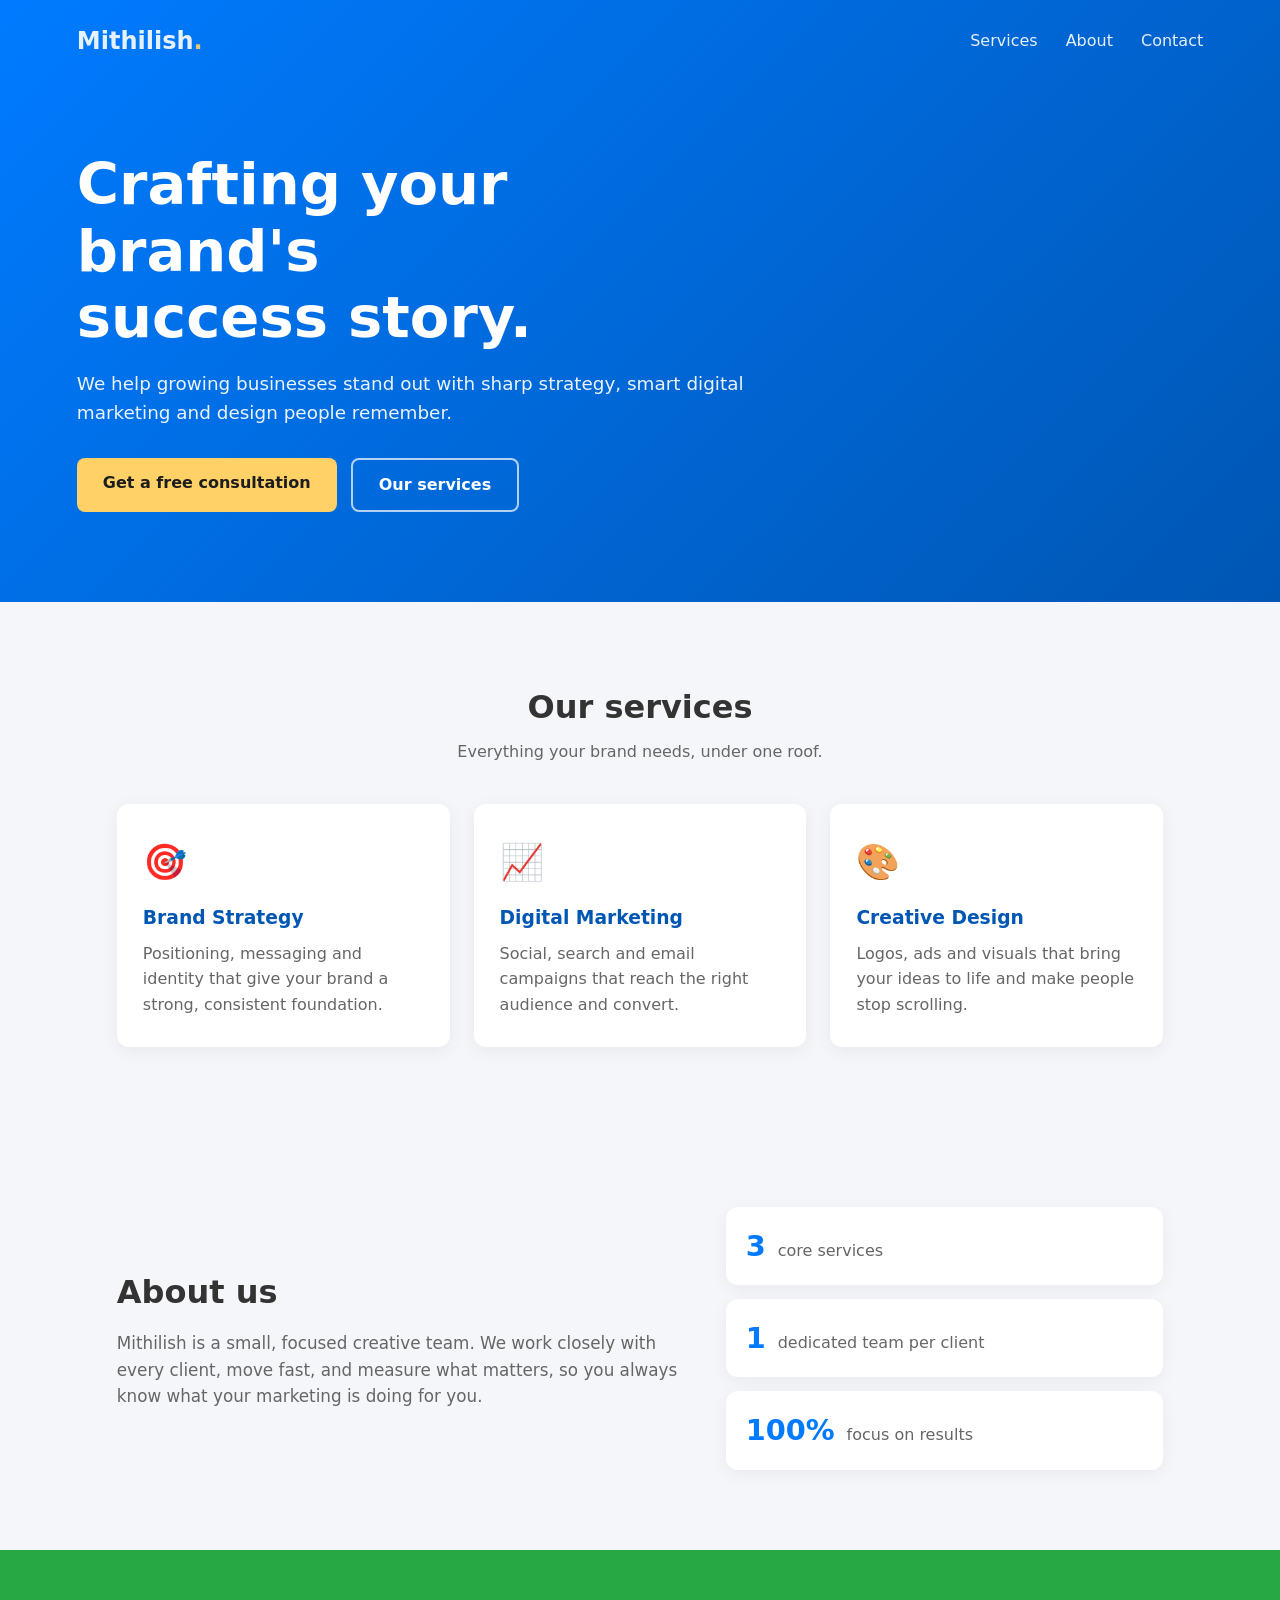
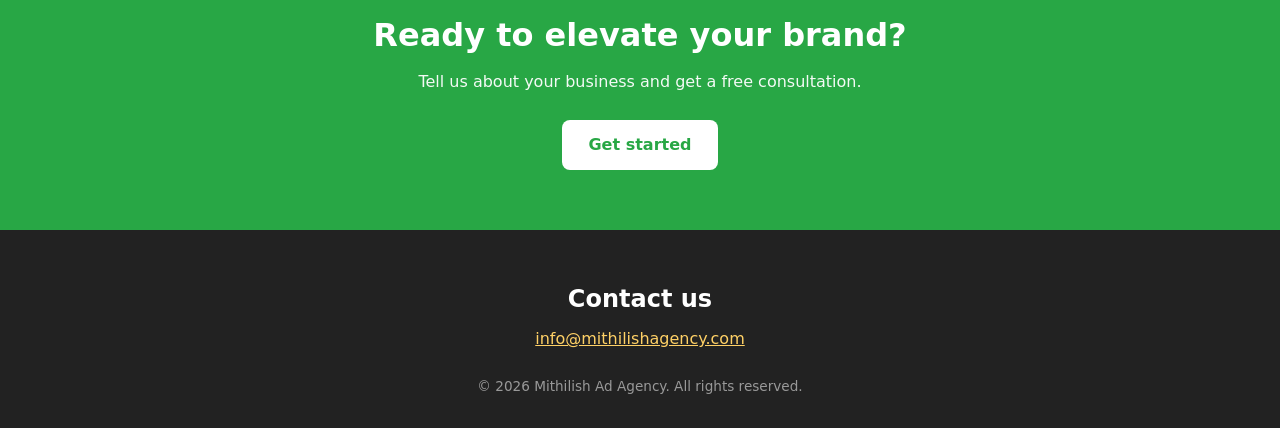
<file: index.html>
<!DOCTYPE html>
<html lang="en">
<head>
    <meta charset="UTF-8">
    <meta name="viewport" content="width=device-width, initial-scale=1.0">
    <title>Mithilish Ad Agency: Crafting your brand's success story</title>
    <meta name="description" content="Brand strategy, digital marketing and creative design for growing businesses.">
    <link rel="stylesheet" href="style.css">
</head>
<body>
    <header class="hero">
        <nav class="nav">
            <a href="#" class="logo">Mithilish<span>.</span></a>
            <ul>
                <li><a href="#services">Services</a></li>
                <li><a href="#about">About</a></li>
                <li><a href="#contact">Contact</a></li>
            </ul>
        </nav>
        <div class="hero-content">
            <h1>Crafting your brand's<br>success story.</h1>
            <p>We help growing businesses stand out with sharp strategy, smart digital marketing and design people remember.</p>
            <div class="hero-actions">
                <a href="#contact" class="btn primary">Get a free consultation</a>
                <a href="#services" class="btn ghost">Our services</a>
            </div>
        </div>
    </header>

    <main>
        <section id="services" class="section">
            <h2>Our services</h2>
            <p class="sub">Everything your brand needs, under one roof.</p>
            <div class="services">
                <article class="service">
                    <div class="icon">🎯</div>
                    <h3>Brand Strategy</h3>
                    <p>Positioning, messaging and identity that give your brand a strong, consistent foundation.</p>
                </article>
                <article class="service">
                    <div class="icon">📈</div>
                    <h3>Digital Marketing</h3>
                    <p>Social, search and email campaigns that reach the right audience and convert.</p>
                </article>
                <article class="service">
                    <div class="icon">🎨</div>
                    <h3>Creative Design</h3>
                    <p>Logos, ads and visuals that bring your ideas to life and make people stop scrolling.</p>
                </article>
            </div>
        </section>

        <section id="about" class="section about">
            <div>
                <h2>About us</h2>
                <p>Mithilish is a small, focused creative team. We work closely with every client, move fast, and measure what matters, so you always know what your marketing is doing for you.</p>
            </div>
            <ul class="stats">
                <li><strong>3</strong><span>core services</span></li>
                <li><strong>1</strong><span>dedicated team per client</span></li>
                <li><strong>100%</strong><span>focus on results</span></li>
            </ul>
        </section>

        <section class="cta">
            <h2>Ready to elevate your brand?</h2>
            <p>Tell us about your business and get a free consultation.</p>
            <a href="#contact" class="btn light">Get started</a>
        </section>
    </main>

    <footer id="contact" class="footer">
        <h2>Contact us</h2>
        <p><a href="mailto:info@mithilishagency.com">info@mithilishagency.com</a></p>
        <p class="copy">&copy; <span id="year">2024</span> Mithilish Ad Agency. All rights reserved.</p>
    </footer>
    <script>document.getElementById("year").textContent = new Date().getFullYear();</script>
</body>
</html>
</file>
<file: style.css>
* { box-sizing: border-box; margin: 0; padding: 0; }

:root {
    --blue: #007bff;
    --blue-dark: #0056b3;
    --green: #28a745;
    --text: #333;
    --muted: #666;
    --bg: #f4f6f9;
}

html { scroll-behavior: smooth; }
body { font-family: system-ui, -apple-system, "Segoe UI", Arial, sans-serif; line-height: 1.6; background: var(--bg); color: var(--text); }
a { color: inherit; }

/* Hero */
.hero { background: linear-gradient(135deg, var(--blue), var(--blue-dark)); color: #fff; padding: 0 6vw 90px; }
.nav { display: flex; justify-content: space-between; align-items: center; padding: 22px 0; }
.logo { font-size: 1.5rem; font-weight: 700; text-decoration: none; }
.logo span { color: #ffd166; }
.nav ul { display: flex; gap: 28px; list-style: none; }
.nav a { text-decoration: none; opacity: .9; }
.nav a:hover { opacity: 1; text-decoration: underline; }

.hero-content { max-width: 680px; padding-top: 70px; }
.hero h1 { font-size: clamp(2.2rem, 5.5vw, 3.6rem); line-height: 1.15; }
.hero p { margin: 18px 0 30px; font-size: 1.15rem; opacity: .92; }
.hero-actions { display: flex; gap: 14px; flex-wrap: wrap; }

.btn { display: inline-block; padding: 12px 26px; border-radius: 8px; font-weight: 600; text-decoration: none; transition: transform .2s, background .3s, color .3s; }
.btn:hover { transform: translateY(-2px); }
.btn.primary { background: #ffd166; color: #1d1d1d; }
.btn.ghost { border: 2px solid rgba(255, 255, 255, .7); color: #fff; }
.btn.light { background: #fff; color: var(--green); }
.btn.light:hover { background: #1e7e34; color: #fff; }

/* Sections */
.section { padding: 80px 6vw; max-width: 1200px; margin: 0 auto; }
.section h2 { font-size: 2rem; text-align: center; }
.sub { text-align: center; color: var(--muted); margin: 6px 0 40px; }

.services { display: grid; grid-template-columns: repeat(auto-fit, minmax(240px, 1fr)); gap: 24px; }
.service {
    background: #fff; border-radius: 12px; padding: 30px 26px;
    box-shadow: 0 4px 18px rgba(0, 0, 0, .06); transition: transform .3s, box-shadow .3s;
}
.service:hover { transform: translateY(-6px); box-shadow: 0 12px 28px rgba(0, 0, 0, .1); }
.service .icon { font-size: 2.2rem; }
.service h3 { margin: 12px 0 8px; color: var(--blue-dark); }
.service p { color: var(--muted); }

.about { display: grid; grid-template-columns: 1.3fr 1fr; gap: 40px; align-items: center; }
.about h2 { text-align: left; margin-bottom: 12px; }
.about p { color: var(--muted); font-size: 1.05rem; }
.stats { list-style: none; display: grid; gap: 14px; }
.stats li { background: #fff; border-radius: 12px; padding: 16px 20px; display: flex; align-items: baseline; gap: 12px; box-shadow: 0 4px 18px rgba(0, 0, 0, .05); }
.stats strong { font-size: 1.8rem; color: var(--blue); }
.stats span { color: var(--muted); }

.cta { text-align: center; background: var(--green); color: #fff; padding: 60px 6vw; }
.cta h2 { font-size: 2rem; }
.cta p { margin: 8px 0 26px; opacity: .95; }

.footer { text-align: center; padding: 50px 6vw 30px; background: #222; color: #ddd; }
.footer h2 { color: #fff; margin-bottom: 8px; }
.footer a { color: #ffd166; }
.copy { margin-top: 24px; font-size: .85rem; color: #999; }

@media (max-width: 720px) {
    .nav ul { gap: 16px; font-size: .95rem; }
    .about { grid-template-columns: 1fr; }
    .about h2 { text-align: center; }
    .about p { text-align: center; }
}
@media (max-width: 420px) {
    .nav { flex-direction: column; gap: 10px; }
}
</file>
